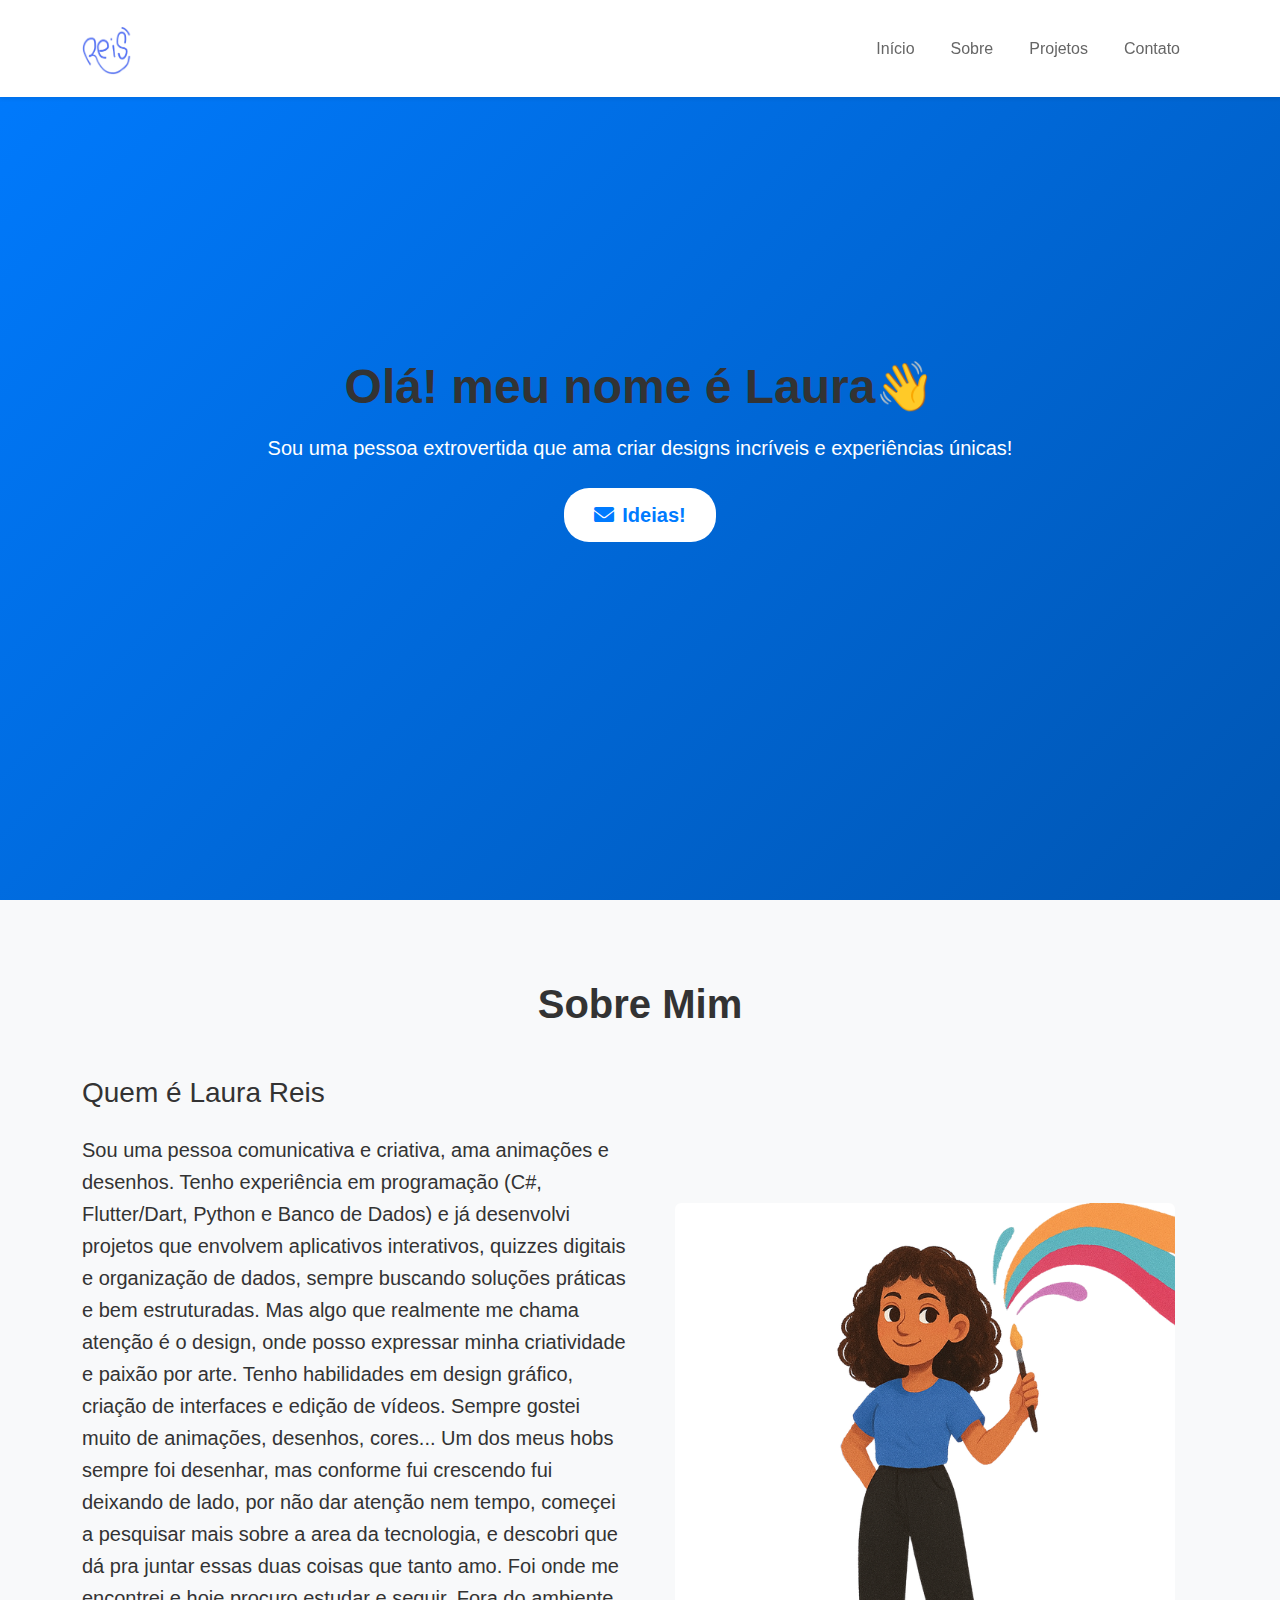
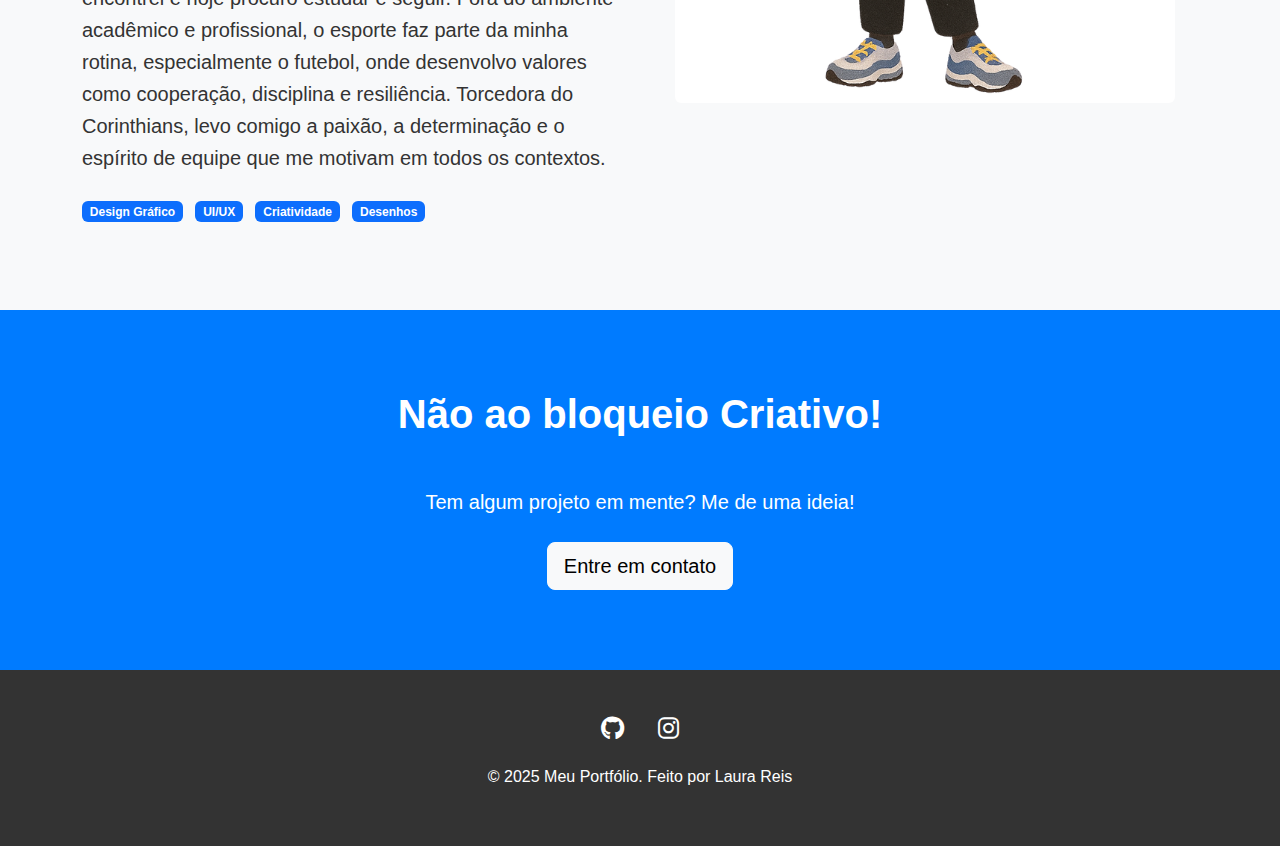
<file: index.html>
<!DOCTYPE html>
<html lang="pt-BR">

<head>
    <meta charset="UTF-8">
    <meta name="viewport" content="width=device-width, initial-scale=1.0">
    <title>Meu Portfólio - Designer</title>
    <link href="https://cdn.jsdelivr.net/npm/bootstrap@5.3.0/dist/css/bootstrap.min.css" rel="stylesheet">
    <link href="https://cdnjs.cloudflare.com/ajax/libs/font-awesome/6.0.0/css/all.min.css" rel="stylesheet">
    <link rel="shortcut icon" href="img/Design_sem_nome-removebg-preview-removebg-preview.png" type="image/x-icon">
    <link rel="stylesheet" href="css/styles.css">

    <style>
        
    </style>
</head>

<body>
    
    <nav class="navbar navbar-expand-lg navbar-light bg-white fixed-top shadow-sm">
        <div class="container">
            <a class="navbar-brand" href="#home">
                <img src="img/Design_sem_nome-removebg-preview-removebg-preview.png" alt="" width="50" height="50" class="d-inline-block align-text-top me-2">
            </a>
            <button class="navbar-toggler" type="button" data-bs-toggle="collapse" data-bs-target="#navbarNav">
                <span class="navbar-toggler-icon"></span>
            </button>
            <div class="collapse navbar-collapse" id="navbarNav">
                <ul class="navbar-nav ms-auto">
                    <li class="nav-item">
                        <a class="nav-link" href="#home">Início</a>
                    </li>
                    <li class="nav-item">
                        <a class="nav-link" href="#about">Sobre</a>
                    </li>
                    <li class="nav-item">
                        <a class="nav-link" href="#projects">Projetos</a>
                    </li>
                    <li class="nav-item">
                        <a class="nav-link" href="#contact">Contato</a>
                    </li>
                </ul>
            
        </div>


    <section>
       
            
        </div>
    </nav>

    
   
    <section id="home" class="hero-section">
        <div class="container">
            <h1 class="hero-title">Olá! meu nome é Laura👋</h1>
            <p class="lead mb-4">Sou uma pessoa extrovertida que ama criar designs incríveis e experiências únicas!</p>
            <button class="btn btn-custom btn-lg" data-bs-toggle="modal" data-bs-target="#contactModal">
                <i class="fas fa-envelope me-2"></i>Ideias!
            </button>
        </div>
    </section>

  


    <section id="about" class="about-section">
        <div class="container">
            <h2 class="section-title">Sobre Mim</h2>
            <div class="row align-items-center">
                <div class="col-lg-6">
                    <h3 class="mb-4">Quem é Laura Reis</h3>
                    <p class="lead">Sou uma pessoa comunicativa e criativa, ama animações e desenhos. Tenho experiência
                        em programação (C#, Flutter/Dart, Python e Banco de
                        Dados) e já desenvolvi projetos que envolvem aplicativos interativos, quizzes digitais e
                        organização de dados, sempre buscando soluções práticas e bem estruturadas.

                        Mas algo que realmente me chama atenção é o design, onde posso expressar minha criatividade e
                        paixão por arte. Tenho habilidades em design gráfico, criação de interfaces e edição de vídeos.
                        Sempre gostei muito de animações, desenhos, cores... Um dos meus hobs sempre foi desenhar, mas
                        conforme fui crescendo fui deixando de lado, por não dar atenção nem tempo, começei a pesquisar
                        mais sobre a area da tecnologia, e descobri que dá pra juntar essas duas coisas que tanto amo.
                        Foi onde me encontrei e hoje procuro estudar e seguir.

                        Fora do ambiente acadêmico e profissional, o esporte faz parte da minha rotina, especialmente o
                        futebol, onde desenvolvo valores como cooperação, disciplina e resiliência. Torcedora do
                        Corinthians, levo comigo a paixão, a determinação e o espírito de equipe que me motivam em todos
                        os contextos.</p>
                    <div class="mt-4">
                        <span class="badge bg-primary me-2 mb-2">Design Gráfico</span>
                        <span class="badge bg-primary me-2 mb-2">UI/UX</span>
                        <span class="badge bg-primary me-2 mb-2">Criatividade</span>
                        <span class="badge bg-primary me-2 mb-2">Desenhos</span>
                    </div>
                </div>
                <div class="col-lg-6 text-center">
                    <img src="img/Design sem nome (1).png" alt=""  class="img-fluid rounded about-img">
                </div>
            </div>
        </div>
    </section>
    
 

    <section id="contact" class="contact-section">
        <div class="container text-center">
            <h2 class="section-title text-white">Não ao bloqueio Criativo!</h2>
            <p class="lead mb-4">Tem algum projeto em mente? Me de uma ideia!</p>
            <button class="btn btn-light btn-lg" data-bs-toggle="modal" data-bs-target="#contactModal">
                Entre em contato
            </button>
        </div>
    </section>


    <div class="modal fade" id="contactModal" tabindex="-1">
        <div class="modal-dialog">
            <div class="modal-content">
                <div class="modal-header">
                    <h5 class="modal-title">Vamos Conversar! 😊</h5>
                    <button type="button" class="btn-close" data-bs-dismiss="modal"></button>
                </div>
                <div class="modal-body">
                    <form>
                        <div class="mb-3">
                            <label for="modalName" class="form-label">Seu Nome</label>
                            <input type="text" class="form-control" id="modalName" required>
                        </div>
                        <div class="mb-3">
                            <label for="modalEmail" class="form-label">Seu Email</label>
                            <input type="email" class="form-control" id="modalEmail" required>
                        </div>
                        <div class="mb-3">
                            <label for="modalMessage" class="form-label">Sua Mensagem</label>
                            <textarea class="form-control" id="modalMessage" rows="4" required></textarea>
                        </div>
                    </form>
                </div>
                <div class="modal-footer">
                    <button type="button" class="btn btn-secondary" data-bs-dismiss="modal">Fechar</button>
                    <button type="button" class="btn btn-primary">Enviar Mensagem</button>
                    <input type="hidden" name="_captcha" value="false">
                        <input type="hidden" name="_next" value="https://l4ur4r3eiz.github.io/Site-IWI-Rei.leao/enviadosucesso.html">

                </div>
            </div>
        </div>
    </div>

    
    <footer class="footer">
        <div class="container">
            <div class="social-links mb-3">
                <a href="https://github.com/L4ur4r3eiz" title="GitHub"><i class="fab fa-github"></i></a>
                <a href="https://www.instagram.com/l4ur4_r3is/" title="Instagram"><i class="fab fa-instagram"></i></a>
            </div>
            <p>&copy; 2025 Meu Portfólio. Feito por Laura Reis</p>
        </div>
    </footer>

    <script src="https://cdn.jsdelivr.net/npm/bootstrap@5.3.0/dist/js/bootstrap.bundle.min.js"></script>
</body>

</html>
</file>
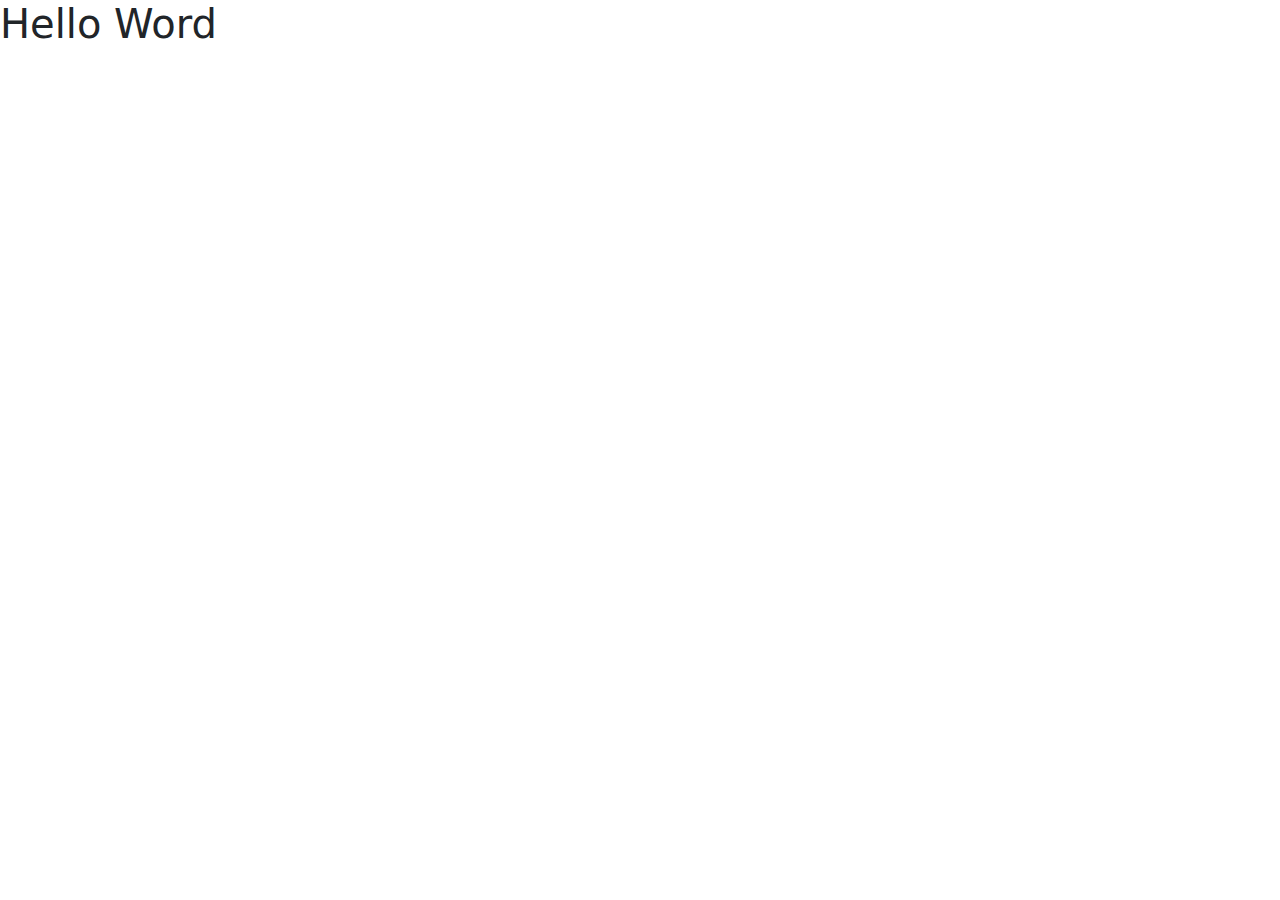
<file: bootstrap-5.3.8-dist/index.html>
<!DOCTYPE html>
<html lang="en">
<head>
    <meta charset="UTF-8">
    <meta name="viewport" content="width=device-width, initial-scale=1.0">
    <link rel="stylesheet" href="css/bootstrap.css">
    
    <title>Document</title>
</head>
<body>
    <h1>Hello Word</h1>
    <script src="js/bootstrap.bundle.js"></script>
</body>
</html>
</file>
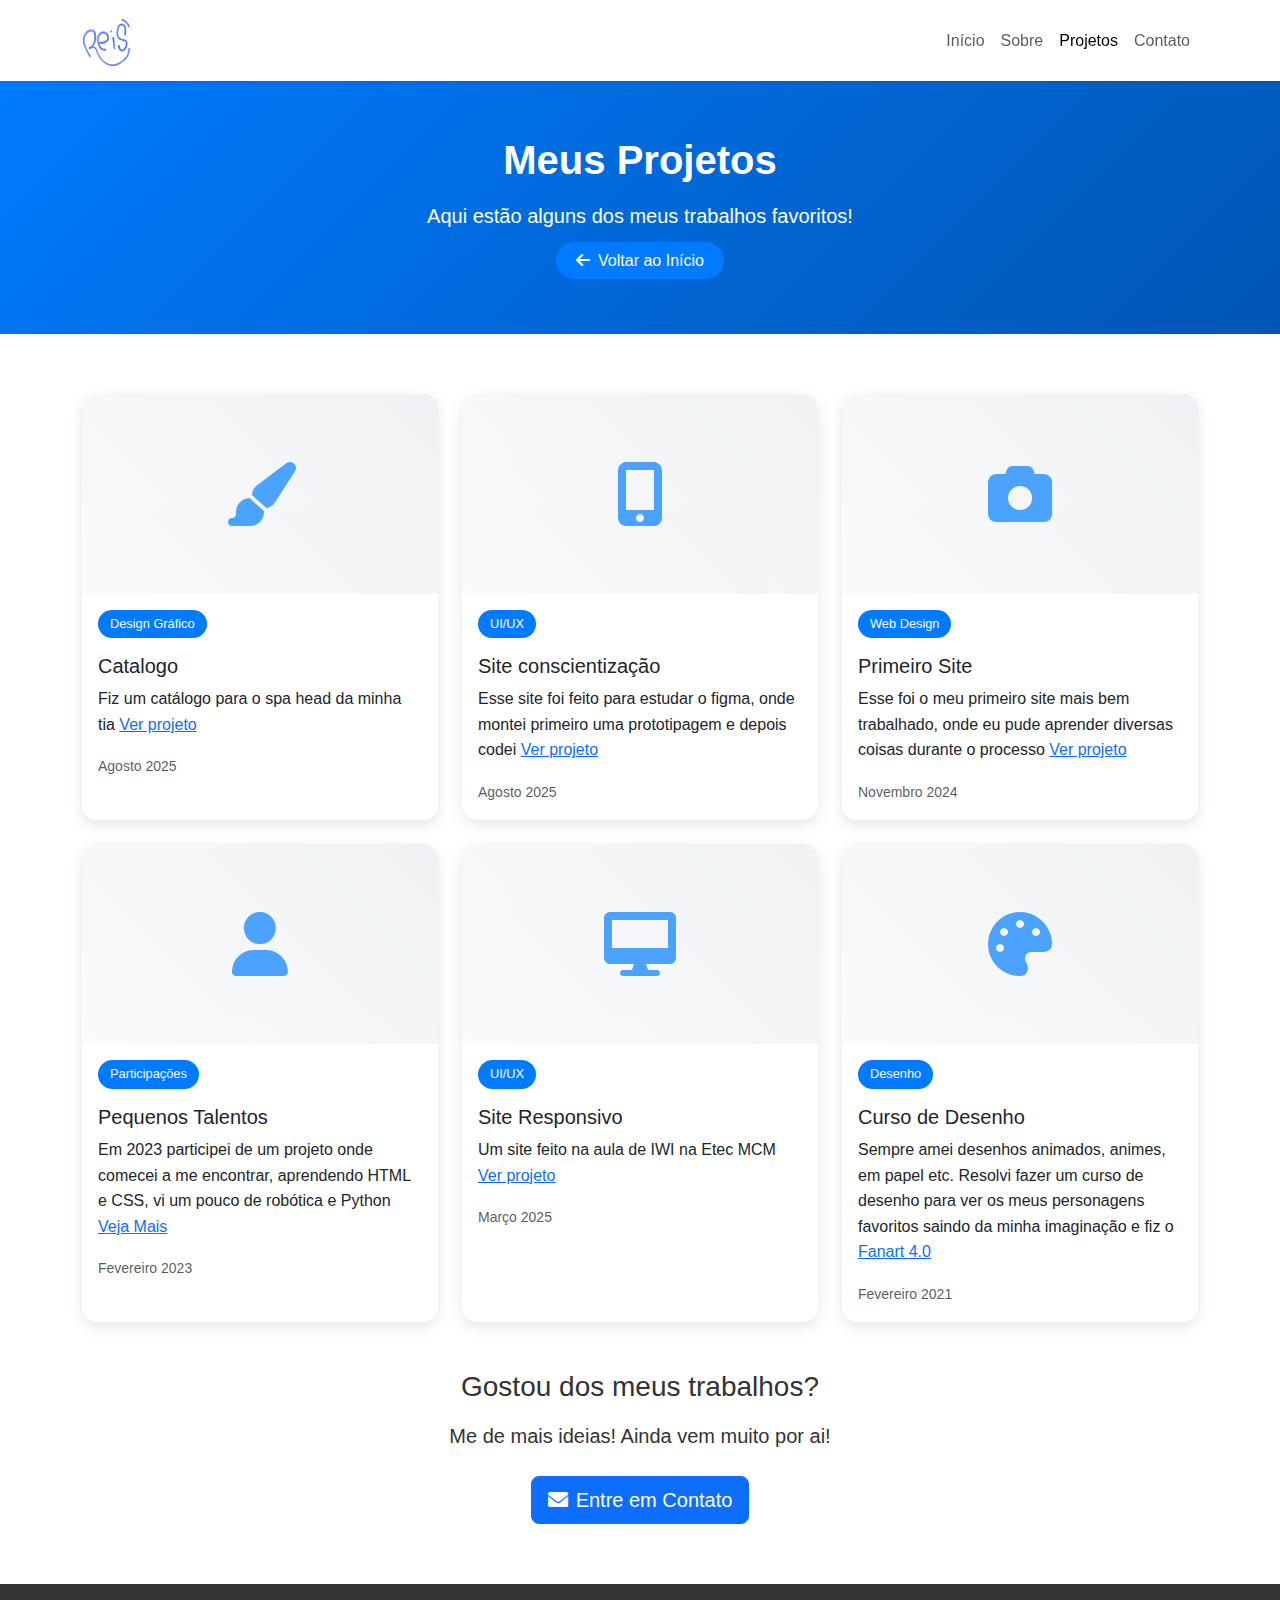
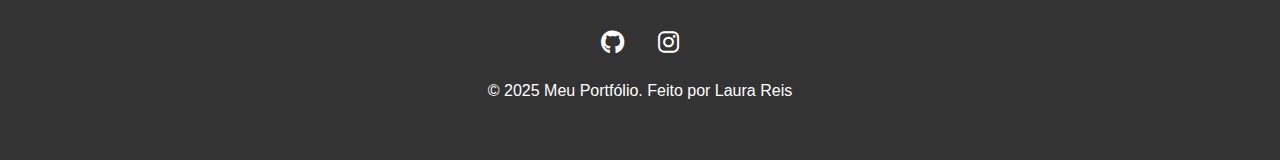
<file: projetos.html>
<!DOCTYPE html>
<html lang="pt-BR">
<head>
    <meta charset="UTF-8">
    <meta name="viewport" content="width=device-width, initial-scale=1.0">
    <title>Meus Projetos - Portfólio</title>
    <link href="https://cdn.jsdelivr.net/npm/bootstrap@5.3.0/dist/css/bootstrap.min.css" rel="stylesheet">
    <link href="https://cdnjs.cloudflare.com/ajax/libs/font-awesome/6.0.0/css/all.min.css" rel="stylesheet">
    <link rel="shortcut icon" href="img/Design_sem_nome-removebg-preview-removebg-preview.png" type="image/x-icon">
    <style>
        :root {
            --primary-color: #007bff;
            --secondary-color: #0056b3;
            --text-dark: #333;
        }

        body {
            font-family: "Poppins", sans-serif;
            line-height: 1.6;
            color: var(--text-dark);
            padding-top: 76px;
        }

        .navbar-brand {
            font-weight: bold;
            color: var(--primary-color) !important;
        }

        .page-header {
            background: linear-gradient(135deg, var(--primary-color), var(--secondary-color));
            color: white;
            padding: 60px 0;
            text-align: center;
        }

        .page-title {
            font-size: 2.5rem;
            font-weight: bold;
            margin-bottom: 1rem;
        }

        .project-card {
            border: none;
            border-radius: 15px;
            box-shadow: 0 5px 15px rgba(0,0,0,0.1);
            transition: all 0.3s ease;
            height: 100%;
            overflow: hidden;
        }

        .project-card:hover {
            transform: translateY(-5px);
            box-shadow: 0 10px 25px rgba(0,0,0,0.15);
        }

        .project-image {
            height: 200px;
            background: linear-gradient(45deg, #f8f9fa, #e9ecef);
            display: flex;
            align-items: center;
            justify-content: center;
            font-size: 4rem;
            color: var(--primary-color);
            opacity: 0.7;
        }

        .project-category {
            background-color: var(--primary-color);
            color: white;
            padding: 4px 12px;
            border-radius: 15px;
            font-size: 0.8rem;
            display: inline-block;
            margin-bottom: 1rem;
        }

        .btn-back {
            background-color: var(--primary-color);
            color: white;
            border: none;
            padding: 10px 20px;
            border-radius: 25px;
            text-decoration: none;
            transition: all 0.3s ease;
        }

        .btn-back:hover {
            background-color: var(--secondary-color);
            color: white;
            transform: translateY(-2px);
        }

        .projects-section {
            padding: 60px 0;
        }

        .footer {
            background-color: #333;
            color: white;
            padding: 40px 0;
            text-align: center;
        }

        .social-links a {
            color: white;
            font-size: 1.5rem;
            margin: 0 15px;
            transition: color 0.3s ease;
        }

        .social-links a:hover {
            color: var(--primary-color);
        }
    </style>
</head>
<body>
 
    <nav class="navbar navbar-expand-lg navbar-light bg-white fixed-top shadow-sm">
        <div class="container">
            <a class="navbar-brand" href="index.html">
                <img src="img/Design_sem_nome-removebg-preview-removebg-preview.png" alt="" width="50" height="50" class="d-inline-block align-text-top me-2">
            </a>
            <button class="navbar-toggler" type="button" data-bs-toggle="collapse" data-bs-target="#navbarNav">
                <span class="navbar-toggler-icon"></span>
            </button>
            <div class="collapse navbar-collapse" id="navbarNav">
                <ul class="navbar-nav ms-auto">
                    <li class="nav-item">
                        <a class="nav-link" href="index.html">Início</a>
                    </li>
                    <li class="nav-item">
                        <a class="nav-link" href="index.html#about">Sobre</a>
                    </li>
                    <li class="nav-item">
                        <a class="nav-link active" href="projetos.html">Projetos</a>
                    </li>
                    <li class="nav-item">
                        <a class="nav-link" href="index.html#contact">Contato</a>
                    </li>
                </ul>
            </div>
        </div>
    </nav>

    
    <section class="page-header">
        <div class="container">
            <h1 class="page-title">Meus Projetos</h1>
            <p class="lead">Aqui estão alguns dos meus trabalhos favoritos!</p>
            <a href="index.html" class="btn-back">
                <i class="fas fa-arrow-left me-2"></i>Voltar ao Início
            </a>
        </div>
    </section>

    <section class="projects-section">
        <div class="container">
            <div class="row g-4">
          
                <div class="col-lg-4 col-md-6">
                    <div class="card project-card">
                        <div class="project-image">
                            <i class="fas fa-paint-brush"></i>
                        </div>
                        <div class="card-body">
                            <span class="project-category">Design Gráfico</span>
                            <h5 class="card-title">Catalogo</h5>
                            <p class="card-text">Fiz um catálogo para o spa head da minha tia <a href="https://www.canva.com/design/DAGw0w1OeeE/ln2j4IoxQpuLvzB_pDuCww/edit?utm_content=DAGw0w1OeeE&utm_campaign=designshare&utm_medium=link2&utm_source=sharebutton">Ver projeto</a></p>
                            <small class="text-muted">Agosto 2025</small>
                        </div>
                    </div>
                </div>

              
                <div class="col-lg-4 col-md-6">
                    <div class="card project-card">
                        <div class="project-image">
                            <i class="fas fa-mobile-alt"></i>
                        </div>
                        <div class="card-body">
                            <span class="project-category">UI/UX</span>
                            <h5 class="card-title">Site conscientização</h5>
                            <p class="card-text">Esse site foi feito para estudar o figma, onde montei primeiro uma prototipagem e depois codei <a href="https://github.com/L4ur4r3eiz/Oceano">Ver projeto</a>
                                
                            </p>
                            <small class="text-muted">Agosto 2025</small>
                        </div>
                    </div>
                </div>

                
                <div class="col-lg-4 col-md-6">
                    <div class="card project-card">
                        <div class="project-image">
                            <i class="fas fa-camera"></i>
                        </div>
                        <div class="card-body">
                            <span class="project-category">Web Design</span>
                            <h5 class="card-title">Primeiro Site</h5>
                            <p class="card-text">Esse foi o meu primeiro site mais bem trabalhado, onde eu pude aprender diversas coisas durante o processo <a href="https://github.com/L4ur4r3eiz/Site-Animacoes-Pequenos-Talentos">Ver projeto</a></p>
                            <small class="text-muted">Novembro 2024</small>
                        </div>
                    </div>
                </div>

           
                <div class="col-lg-4 col-md-6">
                    <div class="card project-card">
                        <div class="project-image">
                            <i class="fas fa-user"></i>
                        </div>
                        <div class="card-body">
                            <span class="project-category">Participações</span>
                            <h5 class="card-title">Pequenos Talentos</h5>
                            <p class="card-text">Em 2023 participei de um projeto onde comecei a me encontrar, aprendendo HTML e CSS, vi um pouco de robótica e Python <a href="https://pequenostalentos.tecnologiaunica.com.br/">Veja Mais</a></p>
                            <small class="text-muted">Fevereiro 2023</small>
                        </div>
                    </div>
                </div>

            
                <div class="col-lg-4 col-md-6">
                    <div class="card project-card">
                        <div class="project-image">
                            <i class="fas fa-desktop"></i>
                        </div>
                        <div class="card-body">
                            <span class="project-category">UI/UX</span>
                            <h5 class="card-title">Site Responsivo</h5>
                            <p class="card-text">Um site feito na aula de IWI na Etec MCM <a href="https://github.com/L4ur4r3eiz/Site-IWI-Rei.leao">Ver projeto</a></p>
                            <small class="text-muted">Março 2025</small>
                        </div>
                    </div>
                </div>

                
                <div class="col-lg-4 col-md-6">
                    <div class="card project-card">
                        <div class="project-image">
                            <i class="fas fa-palette"></i>
                        </div>
                        <div class="card-body">
                            <span class="project-category">Desenho</span>
                            <h5 class="card-title">Curso de Desenho</h5>
                            <p class="card-text">Sempre amei desenhos animados, animes, em papel etc. Resolvi fazer um curso de desenho para ver os meus personagens favoritos saindo da minha imaginação e fiz o <a href="https://hotmart.com/pt-br/club/metodo-fanart-4-pro/product/206014/certificate/cc99393b-33e0-47ea-b8a3-c02ebadfea72--1758259066/validate">Fanart 4.0</a> </p>
                            <small class="text-muted">Fevereiro 2021</small>
                        </div>
                    </div>
                </div>
            </div>

            
            <div class="text-center mt-5">
                <h3 class="mb-3">Gostou dos meus trabalhos?</h3>
                <p class="lead mb-4">Me de mais ideias! Ainda vem muito por ai!</p>
                <a href="index.html#contact" class="btn btn-primary btn-lg">
                    <i class="fas fa-envelope me-2"></i>Entre em Contato
                </a>
            </div>
        </div>
    </section>

   
    <footer class="footer">
        <div class="container">
            <div class="social-links mb-3">
                <a href="https://github.com/L4ur4r3eiz" title="GitHub"><i class="fab fa-github"></i></a>
                <a href="https://www.instagram.com/l4ur4_r3is/" title="Instagram"><i class="fab fa-instagram"></i></a>
            </div>
            <p>&copy; 2025 Meu Portfólio. Feito por Laura Reis</p>
        </div>
    </footer>

    <script src="https://cdn.jsdelivr.net/npm/bootstrap@5.3.0/dist/js/bootstrap.bundle.min.js"></script>
</body>
</html>
</file>
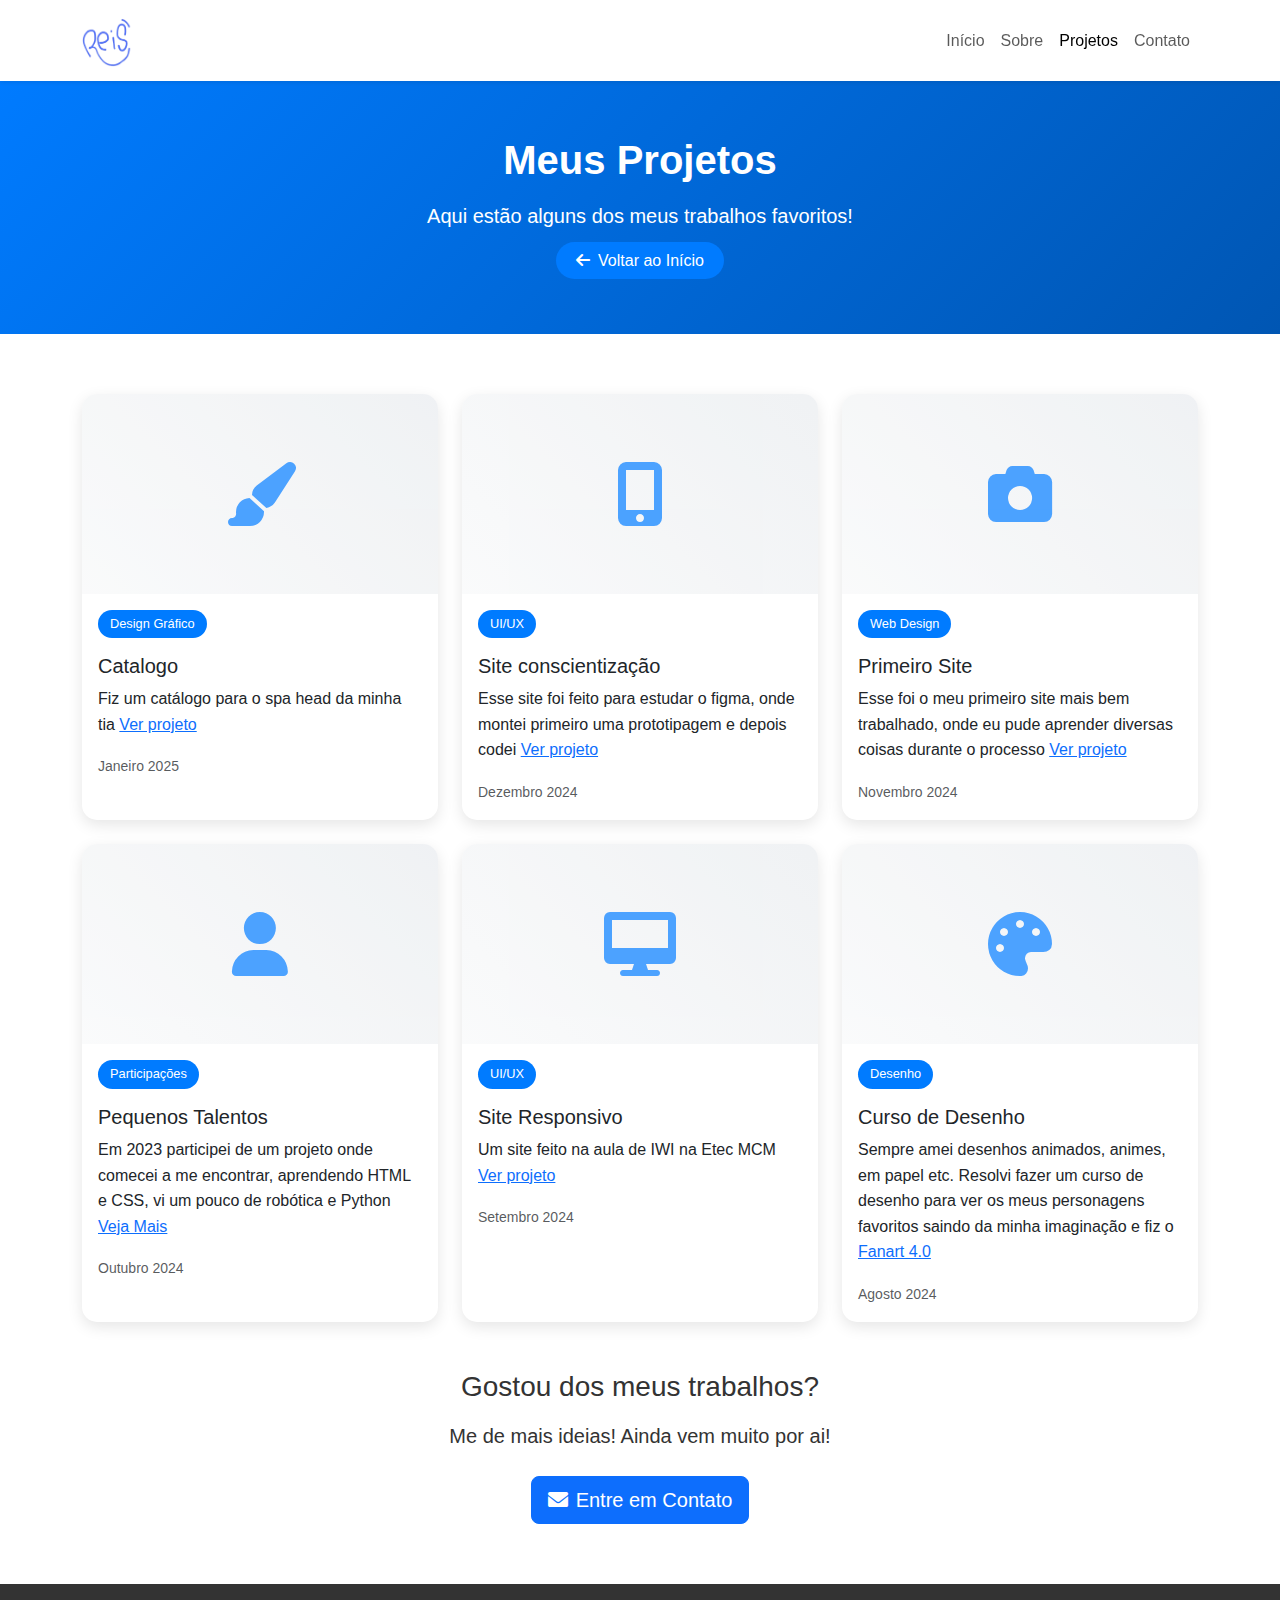
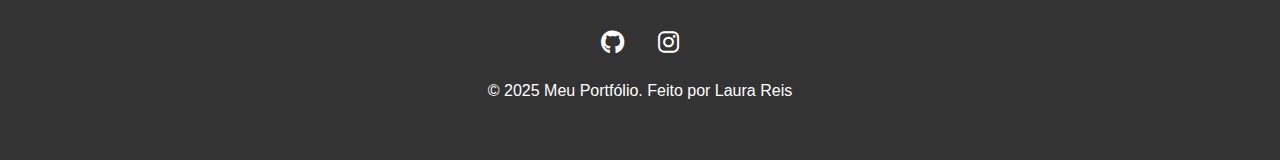
<file: bootstrap-5.3.8-dist/projetos.html>
<!DOCTYPE html>
<html lang="pt-BR">
<head>
    <meta charset="UTF-8">
    <meta name="viewport" content="width=device-width, initial-scale=1.0">
    <title>Meus Projetos - Portfólio</title>
    <link href="https://cdn.jsdelivr.net/npm/bootstrap@5.3.0/dist/css/bootstrap.min.css" rel="stylesheet">
    <link href="https://cdnjs.cloudflare.com/ajax/libs/font-awesome/6.0.0/css/all.min.css" rel="stylesheet">
    <link rel="shortcut icon" href="img/favicon.png" type="image/x-icon">
    <style>
        :root {
            --primary-color: #007bff;
            --secondary-color: #0056b3;
            --text-dark: #333;
        }

        body {
            font-family: "Poppins", sans-serif;
            line-height: 1.6;
            color: var(--text-dark);
            padding-top: 76px;
        }

        .navbar-brand {
            font-weight: bold;
            color: var(--primary-color) !important;
        }

        .page-header {
            background: linear-gradient(135deg, var(--primary-color), var(--secondary-color));
            color: white;
            padding: 60px 0;
            text-align: center;
        }

        .page-title {
            font-size: 2.5rem;
            font-weight: bold;
            margin-bottom: 1rem;
        }

        .project-card {
            border: none;
            border-radius: 15px;
            box-shadow: 0 5px 15px rgba(0,0,0,0.1);
            transition: all 0.3s ease;
            height: 100%;
            overflow: hidden;
        }

        .project-card:hover {
            transform: translateY(-5px);
            box-shadow: 0 10px 25px rgba(0,0,0,0.15);
        }

        .project-image {
            height: 200px;
            background: linear-gradient(45deg, #f8f9fa, #e9ecef);
            display: flex;
            align-items: center;
            justify-content: center;
            font-size: 4rem;
            color: var(--primary-color);
            opacity: 0.7;
        }

        .project-category {
            background-color: var(--primary-color);
            color: white;
            padding: 4px 12px;
            border-radius: 15px;
            font-size: 0.8rem;
            display: inline-block;
            margin-bottom: 1rem;
        }

        .btn-back {
            background-color: var(--primary-color);
            color: white;
            border: none;
            padding: 10px 20px;
            border-radius: 25px;
            text-decoration: none;
            transition: all 0.3s ease;
        }

        .btn-back:hover {
            background-color: var(--secondary-color);
            color: white;
            transform: translateY(-2px);
        }

        .projects-section {
            padding: 60px 0;
        }

        .footer {
            background-color: #333;
            color: white;
            padding: 40px 0;
            text-align: center;
        }

        .social-links a {
            color: white;
            font-size: 1.5rem;
            margin: 0 15px;
            transition: color 0.3s ease;
        }

        .social-links a:hover {
            color: var(--primary-color);
        }
    </style>
</head>
<body>
 
    <nav class="navbar navbar-expand-lg navbar-light bg-white fixed-top shadow-sm">
        <div class="container">
            <a class="navbar-brand" href="index.html">
                <img src="img/logo.png" alt="" width="50" height="50" class="d-inline-block align-text-top me-2">
            </a>
            <button class="navbar-toggler" type="button" data-bs-toggle="collapse" data-bs-target="#navbarNav">
                <span class="navbar-toggler-icon"></span>
            </button>
            <div class="collapse navbar-collapse" id="navbarNav">
                <ul class="navbar-nav ms-auto">
                    <li class="nav-item">
                        <a class="nav-link" href="index.html">Início</a>
                    </li>
                    <li class="nav-item">
                        <a class="nav-link" href="index.html#about">Sobre</a>
                    </li>
                    <li class="nav-item">
                        <a class="nav-link active" href="projetos.html">Projetos</a>
                    </li>
                    <li class="nav-item">
                        <a class="nav-link" href="index.html#contact">Contato</a>
                    </li>
                </ul>
            </div>
        </div>
    </nav>

    
    <section class="page-header">
        <div class="container">
            <h1 class="page-title">Meus Projetos</h1>
            <p class="lead">Aqui estão alguns dos meus trabalhos favoritos!</p>
            <a href="index.html" class="btn-back">
                <i class="fas fa-arrow-left me-2"></i>Voltar ao Início
            </a>
        </div>
    </section>

    <section class="projects-section">
        <div class="container">
            <div class="row g-4">
          
                <div class="col-lg-4 col-md-6">
                    <div class="card project-card">
                        <div class="project-image">
                            <i class="fas fa-paint-brush"></i>
                        </div>
                        <div class="card-body">
                            <span class="project-category">Design Gráfico</span>
                            <h5 class="card-title">Catalogo</h5>
                            <p class="card-text">Fiz um catálogo para o spa head da minha tia <a href="https://www.canva.com/design/DAGw0w1OeeE/ln2j4IoxQpuLvzB_pDuCww/edit?utm_content=DAGw0w1OeeE&utm_campaign=designshare&utm_medium=link2&utm_source=sharebutton">Ver projeto</a></p>
                            <small class="text-muted">Janeiro 2025</small>
                        </div>
                    </div>
                </div>

              
                <div class="col-lg-4 col-md-6">
                    <div class="card project-card">
                        <div class="project-image">
                            <i class="fas fa-mobile-alt"></i>
                        </div>
                        <div class="card-body">
                            <span class="project-category">UI/UX</span>
                            <h5 class="card-title">Site conscientização</h5>
                            <p class="card-text">Esse site foi feito para estudar o figma, onde montei primeiro uma prototipagem e depois codei <a href="https://github.com/L4ur4r3eiz/Oceano">Ver projeto</a>
                                
                            </p>
                            <small class="text-muted">Dezembro 2024</small>
                        </div>
                    </div>
                </div>

                
                <div class="col-lg-4 col-md-6">
                    <div class="card project-card">
                        <div class="project-image">
                            <i class="fas fa-camera"></i>
                        </div>
                        <div class="card-body">
                            <span class="project-category">Web Design</span>
                            <h5 class="card-title">Primeiro Site</h5>
                            <p class="card-text">Esse foi o meu primeiro site mais bem trabalhado, onde eu pude aprender diversas coisas durante o processo <a href="https://github.com/L4ur4r3eiz/Site-Animacoes-Pequenos-Talentos">Ver projeto</a></p>
                            <small class="text-muted">Novembro 2024</small>
                        </div>
                    </div>
                </div>

           
                <div class="col-lg-4 col-md-6">
                    <div class="card project-card">
                        <div class="project-image">
                            <i class="fas fa-user"></i>
                        </div>
                        <div class="card-body">
                            <span class="project-category">Participações</span>
                            <h5 class="card-title">Pequenos Talentos</h5>
                            <p class="card-text">Em 2023 participei de um projeto onde comecei a me encontrar, aprendendo HTML e CSS, vi um pouco de robótica e Python <a href="https://pequenostalentos.tecnologiaunica.com.br/">Veja Mais</a></p>
                            <small class="text-muted">Outubro 2024</small>
                        </div>
                    </div>
                </div>

            
                <div class="col-lg-4 col-md-6">
                    <div class="card project-card">
                        <div class="project-image">
                            <i class="fas fa-desktop"></i>
                        </div>
                        <div class="card-body">
                            <span class="project-category">UI/UX</span>
                            <h5 class="card-title">Site Responsivo</h5>
                            <p class="card-text">Um site feito na aula de IWI na Etec MCM <a href="https://github.com/L4ur4r3eiz/Site-IWI-Rei.leao">Ver projeto</a></p>
                            <small class="text-muted">Setembro 2024</small>
                        </div>
                    </div>
                </div>

                
                <div class="col-lg-4 col-md-6">
                    <div class="card project-card">
                        <div class="project-image">
                            <i class="fas fa-palette"></i>
                        </div>
                        <div class="card-body">
                            <span class="project-category">Desenho</span>
                            <h5 class="card-title">Curso de Desenho</h5>
                            <p class="card-text">Sempre amei desenhos animados, animes, em papel etc. Resolvi fazer um curso de desenho para ver os meus personagens favoritos saindo da minha imaginação e fiz o <a href="https://hotmart.com/pt-br/club/metodo-fanart-4-pro/product/206014/certificate/cc99393b-33e0-47ea-b8a3-c02ebadfea72--1758259066/validate">Fanart 4.0</a> </p>
                            <small class="text-muted">Agosto 2024</small>
                        </div>
                    </div>
                </div>
            </div>

            
            <div class="text-center mt-5">
                <h3 class="mb-3">Gostou dos meus trabalhos?</h3>
                <p class="lead mb-4">Me de mais ideias! Ainda vem muito por ai!</p>
                <a href="index.html#contact" class="btn btn-primary btn-lg">
                    <i class="fas fa-envelope me-2"></i>Entre em Contato
                </a>
            </div>
        </div>
    </section>

   
    <footer class="footer">
        <div class="container">
            <div class="social-links mb-3">
                <a href="https://github.com/L4ur4r3eiz" title="GitHub"><i class="fab fa-github"></i></a>
                <a href="https://www.instagram.com/l4ur4_r3is/" title="Instagram"><i class="fab fa-instagram"></i></a>
            </div>
            <p>&copy; 2025 Meu Portfólio. Feito por Laura Reis</p>
        </div>
    </footer>

    <script src="https://cdn.jsdelivr.net/npm/bootstrap@5.3.0/dist/js/bootstrap.bundle.min.js"></script>
</body>
</html>
</file>
<file: css/styles.css>
.laurareis{
    padding: 20px;
    background-color: bisque;

}

.logo{
    width: 20%;
}

.letras1{
    color: black;
    font-size: 2.0rem;
    font-family: "Poppins", sans-serif;
        font-weight: 700;
        font-style: normal;
}

.fonte{
    
        font-family: "Poppins", sans-serif;
        font-weight: 700;
        font-style: normal;
      
}

/* CSS minimalista e limpo baseado na referência */
* {
  margin: 0;
  padding: 0;
  box-sizing: border-box;
}

body {
  font-family: "Segoe UI", Tahoma, Geneva, Verdana, sans-serif;
  line-height: 1.6;
  color: #333;
}

/* Navbar minimalista */
.navbar {
  padding: 1rem 0;
  box-shadow: 0 2px 10px rgba(0, 0, 0, 0.1);
}

.navbar-brand {
  font-weight: 600;
  font-size: 1.5rem;
  color: #333 !important;
}

.nav-link {
  color: #666 !important;
  font-weight: 400;
  margin: 0 10px;
  transition: color 0.3s ease;
}

.nav-link:hover {
  color: #333 !important;
}

/* Hero section limpa e espaçada */
.hero-section {
  padding: 150px 0 100px;
  background: white;
  min-height: 100vh;
  display: flex;
  align-items: center;
}

.hero-title {
  font-size: 3rem;
  font-weight: 300;
  margin-bottom: 1rem;
  color: #333;
}

.hero-subtitle {
  font-size: 1.2rem;
  color: #666;
  margin-bottom: 2rem;
  font-weight: 300;
}

/* Botões minimalistas */
.btn-outline-dark {
  border: 2px solid #333;
  color: #333;
  padding: 12px 30px;
  font-weight: 400;
  border-radius: 0;
  transition: all 0.3s ease;
}

.btn-outline-dark:hover {
  background: #333;
  color: white;
}

.btn-dark {
  background: #333;
  border: none;
  padding: 12px 30px;
  border-radius: 0;
  font-weight: 400;
}

/* Seções com espaçamento adequado */
.section-padding {
  padding: 80px 0;
}

.section-title {
  font-size: 2.5rem;
  font-weight: 300;
  margin-bottom: 3rem;
  color: #333;
}

/* Cards de trabalho minimalistas */
.work-item {
  text-align: center;
  margin-bottom: 2rem;
}

.work-image {
  margin-bottom: 1.5rem;
}

.placeholder-image {
  height: 200px;
  background: #f8f9fa;
  display: flex;
  align-items: center;
  justify-content: center;
  border: 1px solid #e9ecef;
}

.placeholder-image i {
  font-size: 3rem;
  color: #ccc;
}

.work-item h4 {
  font-size: 1.2rem;
  font-weight: 500;
  margin-bottom: 0.5rem;
  color: #333;
}

.work-item p {
  color: #666;
  font-size: 0.9rem;
}

/* Habilidades minimalistas */
.skill-item {
  padding: 1rem;
}

.skill-icon {
  font-size: 2.5rem;
  color: #333;
  margin-bottom: 1rem;
}

.skill-item h5 {
  font-weight: 400;
  color: #333;
}

/* Formulário de contato limpo */
.contact-form .form-control {
  border: 1px solid #ddd;
  border-radius: 0;
  padding: 15px;
  font-size: 1rem;
  margin-bottom: 1rem;
}

.contact-form .form-control:focus {
  border-color: #333;
  box-shadow: none;
}

/* Informações de contato */
.contact-info p {
  margin-bottom: 0.5rem;
  color: #666;
}

.social-links a {
  color: #666;
  font-size: 1.5rem;
  margin: 0 15px;
  transition: color 0.3s ease;
}

.social-links a:hover {
  color: #333;
}

/* Background alternado */
.bg-light {
  background-color: #f8f9fa !important;
}

/* Responsividade */
@media (max-width: 768px) {
  .hero-title {
    font-size: 2.2rem;
  }

  .hero-section {
    padding: 120px 0 80px;
  }

  .section-padding {
    padding: 60px 0;
  }

  .section-title {
    font-size: 2rem;
  }
}

:root {
            --primary-color: #007bff;
            --secondary-color: #0056b3;
            --text-dark: #333;
        }

        body {
            font-family: 'Arial', sans-serif;
            line-height: 1.6;
            color: var(--text-dark);
        }

        .navbar-brand {
            font-weight: bold;
            color: var(--primary-color) !important;
        }

        .hero-section {
            background: linear-gradient(135deg, var(--primary-color), var(--secondary-color));
            color: white;
            padding: 100px 0;
            text-align: center;
        }

        .hero-title {
            font-size: 3rem;
            font-weight: bold;
            margin-bottom: 1rem;
        }

        .btn-custom {
            background-color: white;
            color: var(--primary-color);
            border: none;
            padding: 12px 30px;
            font-weight: bold;
            border-radius: 25px;
            transition: all 0.3s ease;
        }

        .btn-custom:hover {
            background-color: #f8f9fa;
            transform: translateY(-2px);
        }

        .section-title {
            font-size: 2.5rem;
            font-weight: bold;
            text-align: center;
            margin-bottom: 3rem;
            color: var(--text-dark);
        }

        .card-project {
            border: none;
            border-radius: 15px;
            box-shadow: 0 5px 15px rgba(0, 0, 0, 0.1);
            transition: all 0.3s ease;
            height: 100%;
            cursor: pointer;
        }

        .card-project:hover {
            transform: translateY(-5px);
            box-shadow: 0 10px 25px rgba(0, 0, 0, 0.15);
        }

        .project-icon {
            font-size: 3rem;
            color: var(--primary-color);
            margin-bottom: 1rem;
        }

        .about-section {
            background-color: #f8f9fa;
            padding: 80px 0;
        }

        .projects-section {
            padding: 80px 0;
        }

        .contact-section {
            background-color: var(--primary-color);
            color: white;
            padding: 80px 0;
        }

        .footer {
            background-color: #333;
            color: white;
            padding: 40px 0;
            text-align: center;
        }

        .social-links a {
            color: white;
            font-size: 1.5rem;
            margin: 0 15px;
            transition: color 0.3s ease;
        }

        .social-links a:hover {
            color: var(--primary-color);
        }
</file>
